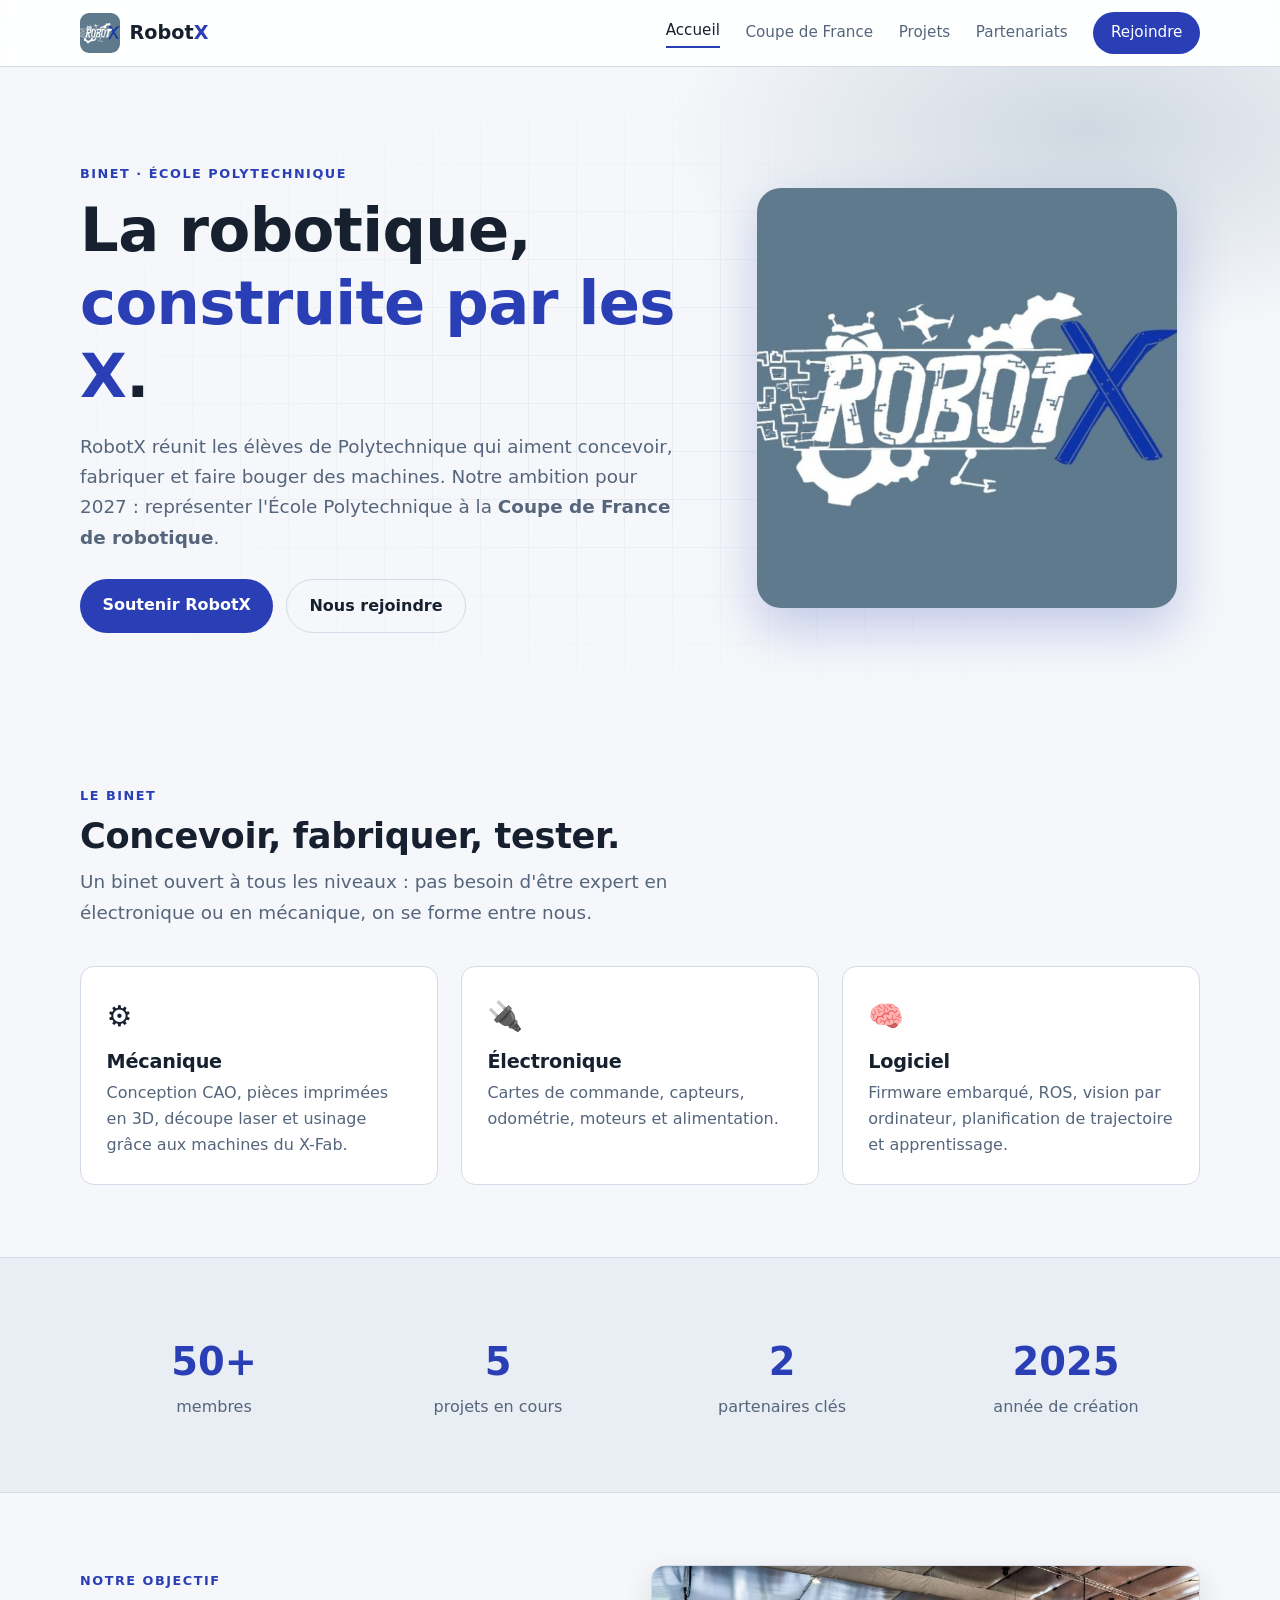
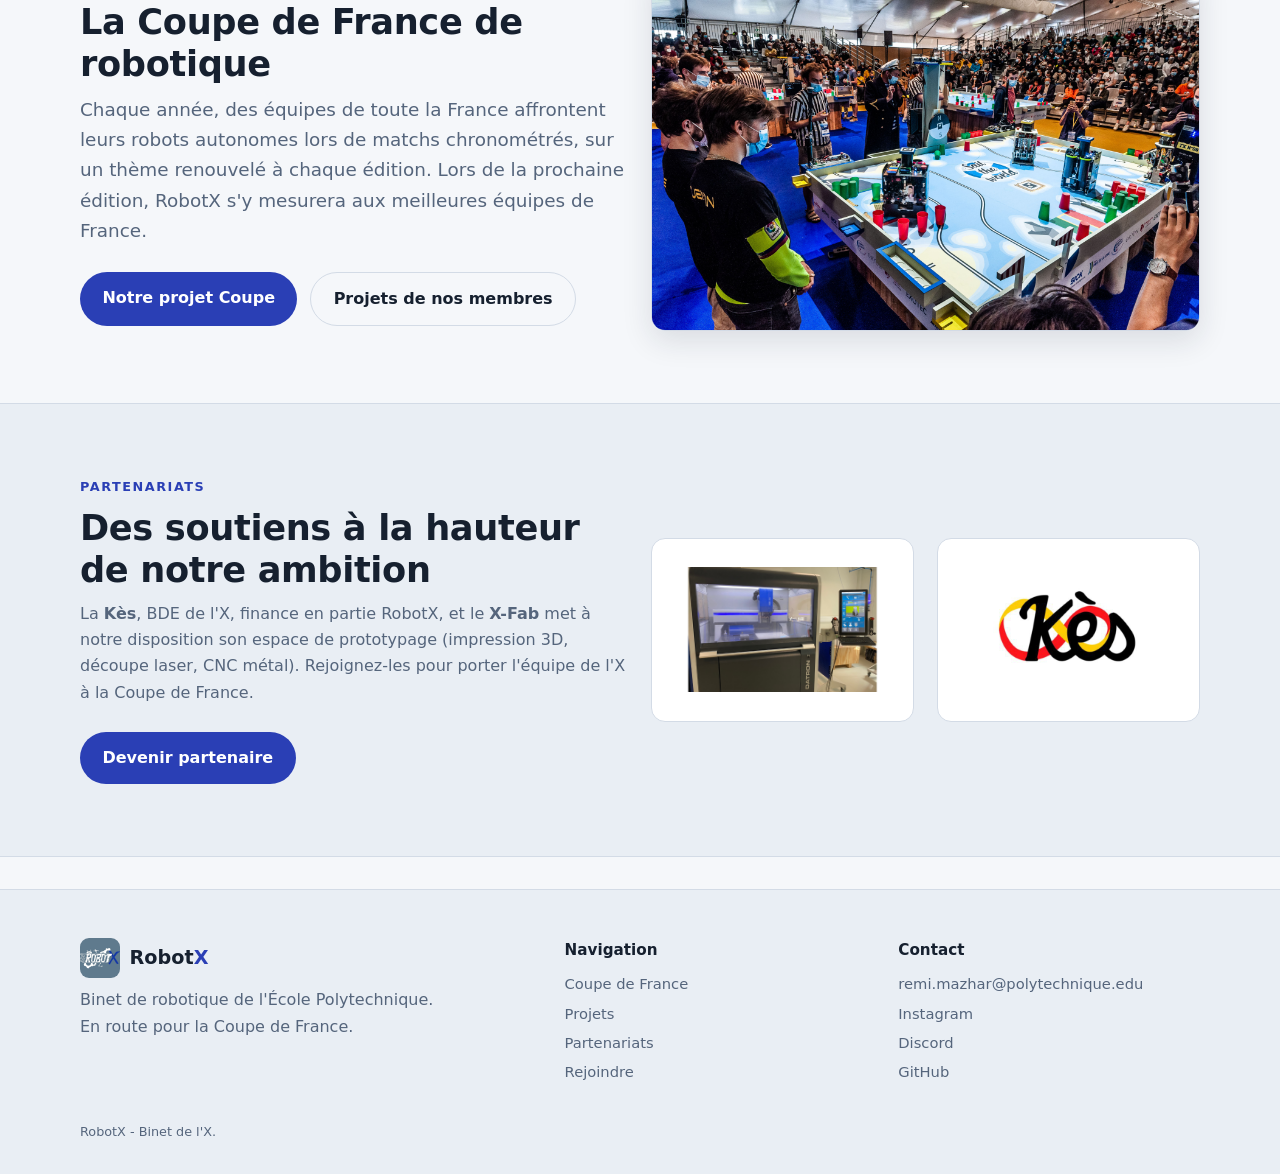
<file: index.html>
<!DOCTYPE html>
<html lang="fr">
<head>
<meta charset="utf-8">
<meta name="viewport" content="width=device-width, initial-scale=1">
<title>RobotX - Binet de robotique de l'École Polytechnique</title>
<meta name="description" content="RobotX, le binet robotique de l'École polytechnique : projets, ateliers et partenariats avec le X-Fab et la Kès.">
<link rel="icon" type="image/svg+xml" href="images/favicon.svg">
<link rel="stylesheet" href="style.css">
</head>
<body>
<header class="site"></header>

<main>
<section class="hero">
  <div class="wrap">
    <div>
      <span class="eyebrow">Binet · École Polytechnique</span>
      <h1>La robotique, <em>construite par les X</em>.</h1>
      <p class="lead">RobotX réunit les élèves de Polytechnique qui aiment concevoir, fabriquer et faire bouger des machines. Notre ambition pour 2027 : représenter l'École Polytechnique à la <b>Coupe de France de robotique</b>.</p>
      <div class="actions">
        <a class="btn" href="partenariats.html#soutenir">Soutenir RobotX</a>
        <a class="btn ghost" href="rejoindre.html">Nous rejoindre</a>
      </div>
    </div>
    <img class="hero-logo" src="images/logo_robotx.jpeg" alt="Logo RobotX">
  </div>
</section>

<section class="block">
  <div class="wrap">
    <div class="section-head reveal">
      <span class="eyebrow">Le binet</span>
      <h2>Concevoir, fabriquer, tester.</h2>
      <p class="lead">Un binet ouvert à tous les niveaux : pas besoin d'être expert en électronique ou en mécanique, on se forme entre nous.</p>
    </div>
    <div class="grid c3">
      <article class="card reveal"><div class="icon">⚙️</div><h3>Mécanique</h3><p>Conception CAO, pièces imprimées en 3D, découpe laser et usinage grâce aux machines du X-Fab.</p></article>
      <article class="card reveal"><div class="icon">🔌</div><h3>Électronique</h3><p>Cartes de commande, capteurs, odométrie, moteurs et alimentation.</p></article>
      <article class="card reveal"><div class="icon">🧠</div><h3>Logiciel</h3><p>Firmware embarqué, ROS, vision par ordinateur, planification de trajectoire et apprentissage.</p></article>
    </div>
  </div>
</section>

<section class="block alt">
  <div class="wrap">
    <div class="stats reveal">
      <div class="stat"><b>50+</b><p>membres</p></div>
      <div class="stat"><b>5</b><p>projets en cours</p></div>
      <div class="stat"><b>2</b><p>partenaires clés</p></div>
      <div class="stat"><b>2025</b><p>année de création</p></div>
    </div>
  </div>
</section>

<section class="block">
  <div class="wrap grid c2" style="align-items:center">
    <div class="reveal">
      <span class="eyebrow">Notre objectif</span>
      <h2>La Coupe de France de robotique</h2>
      <p class="lead">Chaque année, des équipes de toute la France affrontent leurs robots autonomes lors de matchs chronométrés, sur un thème renouvelé à chaque édition. Lors de la prochaine édition, RobotX s'y mesurera aux meilleures équipes de France.</p>
      <div class="actions"><a class="btn" href="coupe.html">Notre projet Coupe</a><a class="btn ghost" href="projets.html">Projets de nos membres</a></div>
    </div>
    <img class="media reveal" src="images/cdf_event.jpg" alt="Match de la Coupe de France de robotique devant le public" loading="lazy">
  </div>
</section>

<section class="block alt">
  <div class="wrap grid c2" style="align-items:center">
    <div class="reveal">
      <span class="eyebrow">Partenariats</span>
      <h2>Des soutiens à la hauteur de notre ambition</h2>
      <p>La <strong>Kès</strong>, BDE de l'X, finance en partie RobotX, et le <strong>X-Fab</strong> met à notre disposition son espace de prototypage (impression 3D, découpe laser, CNC métal). Rejoignez-les pour porter l'équipe de l'X à la Coupe de France.</p>
      <div class="actions"><a class="btn" href="partenariats.html#soutenir">Devenir partenaire</a></div>
    </div>
    <div class="grid c2 reveal">
      <div class="logo-tile"><img src="images/xfab.png" alt="Machine CNC du X-Fab"></div>
      <div class="logo-tile"><img src="images/logo_kes.jpg" alt="Logo de la Kès"></div>
    </div>
  </div>
</section>
</main>

<footer class="site"></footer>
<script src="site.js"></script>
<script src="layout.js"></script>
<script src="script.js"></script>
</body>
</html>
</file>
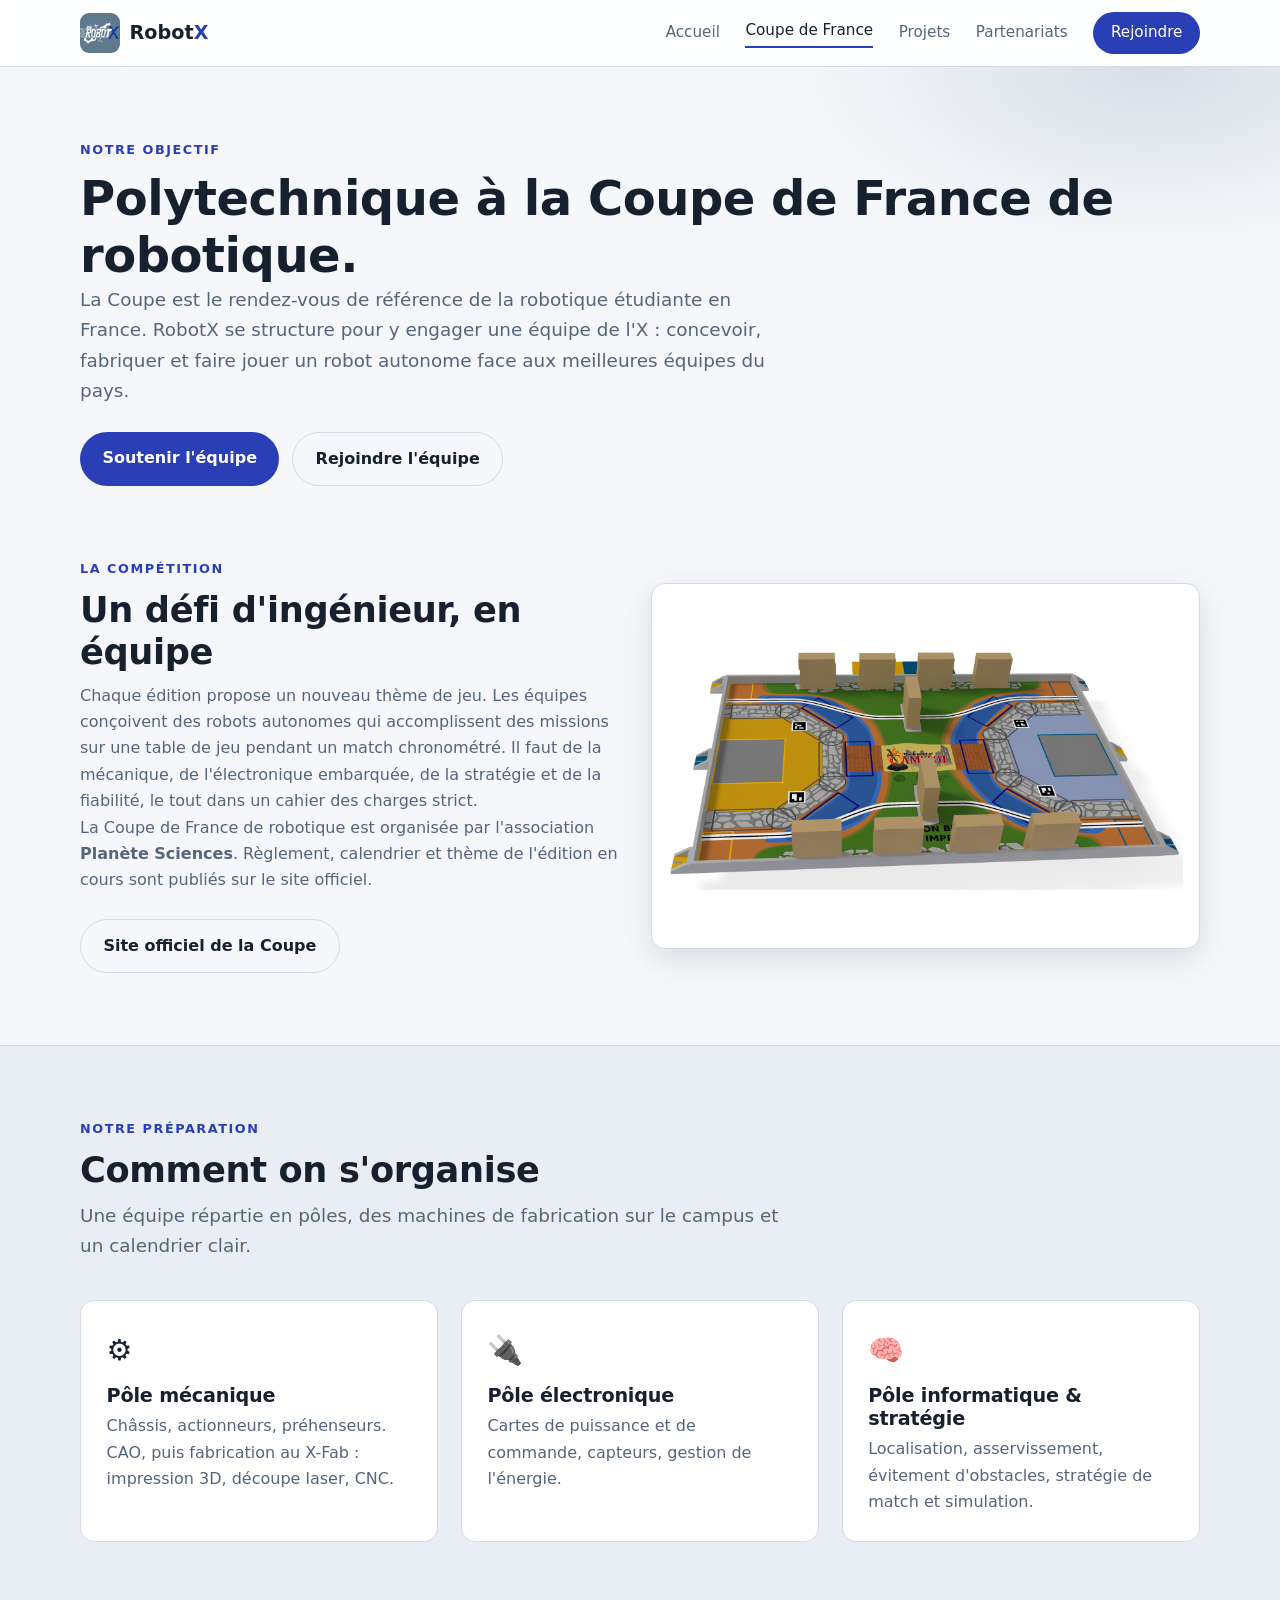
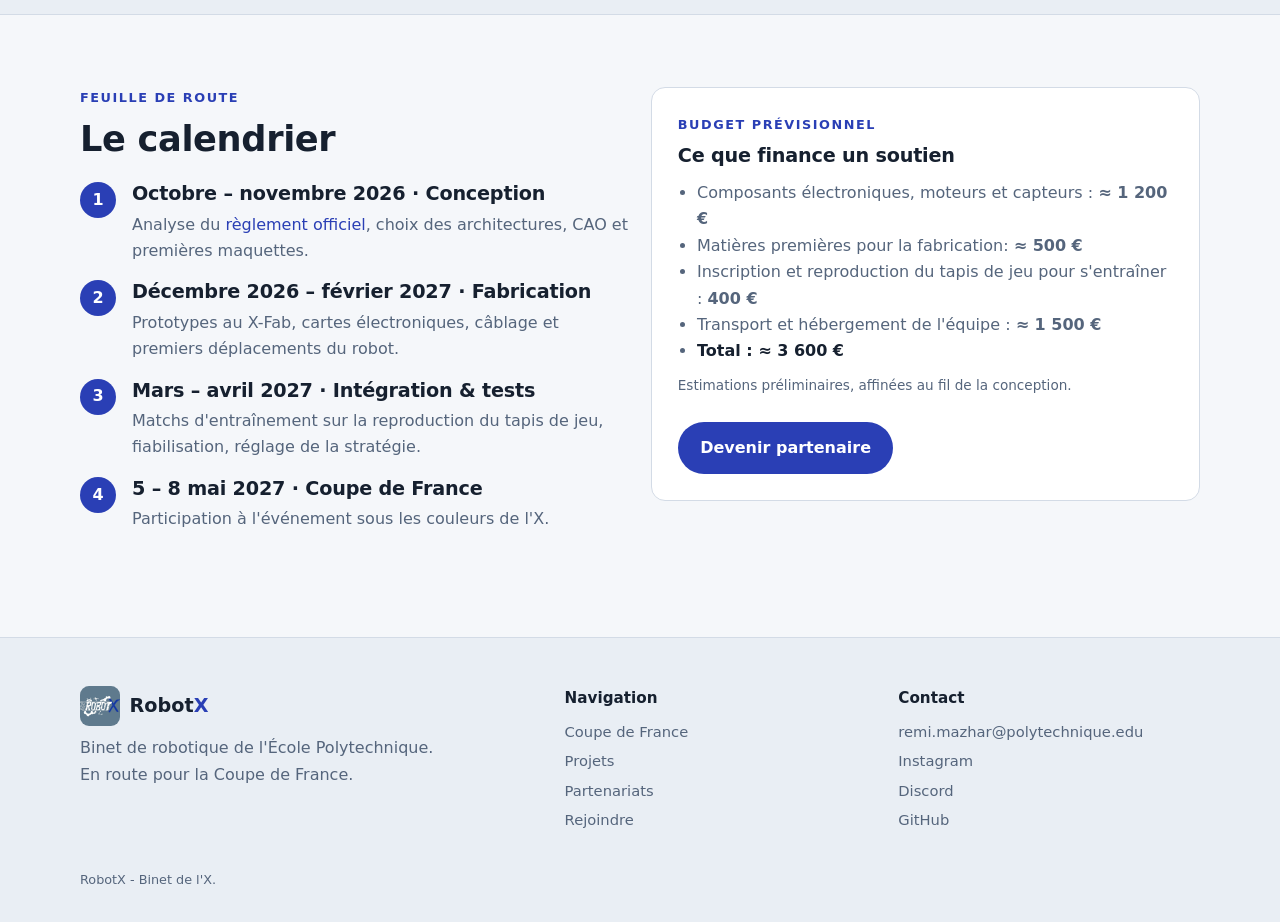
<file: coupe.html>
<!DOCTYPE html>
<html lang="fr">
<head>
<meta charset="utf-8">
<meta name="viewport" content="width=device-width, initial-scale=1">
<title>Coupe de France - RobotX</title>
<meta name="description" content="RobotX prépare la participation de l'École polytechnique à la Coupe de France de robotique.">
<link rel="icon" type="image/svg+xml" href="images/favicon.svg">
<link rel="stylesheet" href="style.css">
</head>
<body>
<header class="site"></header>

<main>
<section class="page-hero">
  <div class="wrap">
    <span class="eyebrow">Notre objectif</span>
    <h1>Polytechnique à la Coupe de France de robotique.</h1>
    <p class="lead">La Coupe est le rendez-vous de référence de la robotique étudiante en France. RobotX se structure pour y engager une équipe de l'X : concevoir, fabriquer et faire jouer un robot autonome face aux meilleures équipes du pays.</p>
    <div class="actions">
      <a class="btn" href="partenariats.html#soutenir">Soutenir l'équipe</a>
      <a class="btn ghost" href="rejoindre.html">Rejoindre l'équipe</a>
    </div>
  </div>
</section>

<section class="block" style="padding-top:2rem">
  <div class="wrap grid c2" style="align-items:center">
    <div class="reveal">
      <span class="eyebrow">La compétition</span>
      <h2>Un défi d'ingénieur, en équipe</h2>
      <p>Chaque édition propose un nouveau thème de jeu. Les équipes conçoivent des robots autonomes qui accomplissent des missions sur une table de jeu pendant un match chronométré. Il faut de la mécanique, de l'électronique embarquée, de la stratégie et de la fiabilité, le tout dans un cahier des charges strict.</p>
      <p>La Coupe de France de robotique est organisée par l'association <strong>Planète Sciences</strong>. Règlement, calendrier et thème de l'édition en cours sont publiés sur le site officiel.</p>
      <div class="actions"><a class="btn ghost" href="https://www.coupederobotique.fr/" target="_blank" rel="noopener">Site officiel de la Coupe</a></div>
    </div>
    <img class="media contain reveal" src="images/cdf_plateau.png" alt="Rendu 3D de la table de jeu de la Coupe de France de robotique" loading="lazy">
  </div>
</section>

<section class="block alt">
  <div class="wrap">
    <div class="section-head reveal">
      <span class="eyebrow">Notre préparation</span>
      <h2>Comment on s'organise</h2>
      <p class="lead">Une équipe répartie en pôles, des machines de fabrication sur le campus et un calendrier clair.</p>
    </div>
    <div class="grid c3">
      <article class="card reveal"><div class="icon">⚙️</div><h3>Pôle mécanique</h3><p>Châssis, actionneurs, préhenseurs. CAO, puis fabrication au X-Fab : impression 3D, découpe laser, CNC.</p></article>
      <article class="card reveal"><div class="icon">🔌</div><h3>Pôle électronique</h3><p>Cartes de puissance et de commande, capteurs, gestion de l'énergie.</p></article>
      <article class="card reveal"><div class="icon">🧠</div><h3>Pôle informatique &amp; stratégie</h3><p>Localisation, asservissement, évitement d'obstacles, stratégie de match et simulation.</p></article>
    </div>
  </div>
</section>

<section class="block">
  <div class="wrap grid c2" style="align-items:start">
    <div class="reveal">
      <span class="eyebrow">Feuille de route</span>
      <h2>Le calendrier</h2>
      <div class="steps" style="margin-top:1.4rem">
        <div class="step"><div><h3>Octobre – novembre 2026 · Conception</h3><p>Analyse du <a href="https://www.coupederobotique.fr/" target="_blank" rel="noopener" style="color:var(--accent)">règlement officiel</a>, choix des architectures, CAO et premières maquettes.</p></div></div>
        <div class="step"><div><h3>Décembre 2026 – février 2027 · Fabrication</h3><p>Prototypes au X-Fab, cartes électroniques, câblage et premiers déplacements du robot.</p></div></div>
        <div class="step"><div><h3>Mars – avril 2027 · Intégration &amp; tests</h3><p>Matchs d'entraînement sur la reproduction du tapis de jeu, fiabilisation, réglage de la stratégie.</p></div></div>
        <div class="step"><div><h3>5 – 8 mai 2027 · Coupe de France</h3><p>Participation à l'événement sous les couleurs de l'X.</p></div></div>
      </div>
    </div>
    <div class="card reveal">
      <span class="eyebrow">Budget prévisionnel</span>
      <h3>Ce que finance un soutien</h3>
      <ul style="margin:.8rem 0 0 1.2rem;color:var(--muted)">
        <li>Composants électroniques, moteurs et capteurs : <strong>≈ 1 200 €</strong></li>
        <li>Matières premières pour la fabrication: <strong>≈ 500 €</strong></li>
        <li>Inscription et reproduction du tapis de jeu pour s'entraîner : <strong>400 €</strong></li>
        <li>Transport et hébergement de l'équipe : <strong>≈ 1 500 €</strong></li>
        <li><strong style="color:var(--text)">Total : ≈ 3 600 €</strong></li>
      </ul>
      <p style="font-size:.85rem;margin-top:.6rem">Estimations préliminaires, affinées au fil de la conception.</p>
      <div class="actions"><a class="btn" href="partenariats.html#soutenir">Devenir partenaire</a></div>
    </div>
  </div>
</section>
</main>

<footer class="site"></footer>
<script src="site.js"></script>
<script src="layout.js"></script>
<script src="script.js"></script>
</body>
</html>
</file>
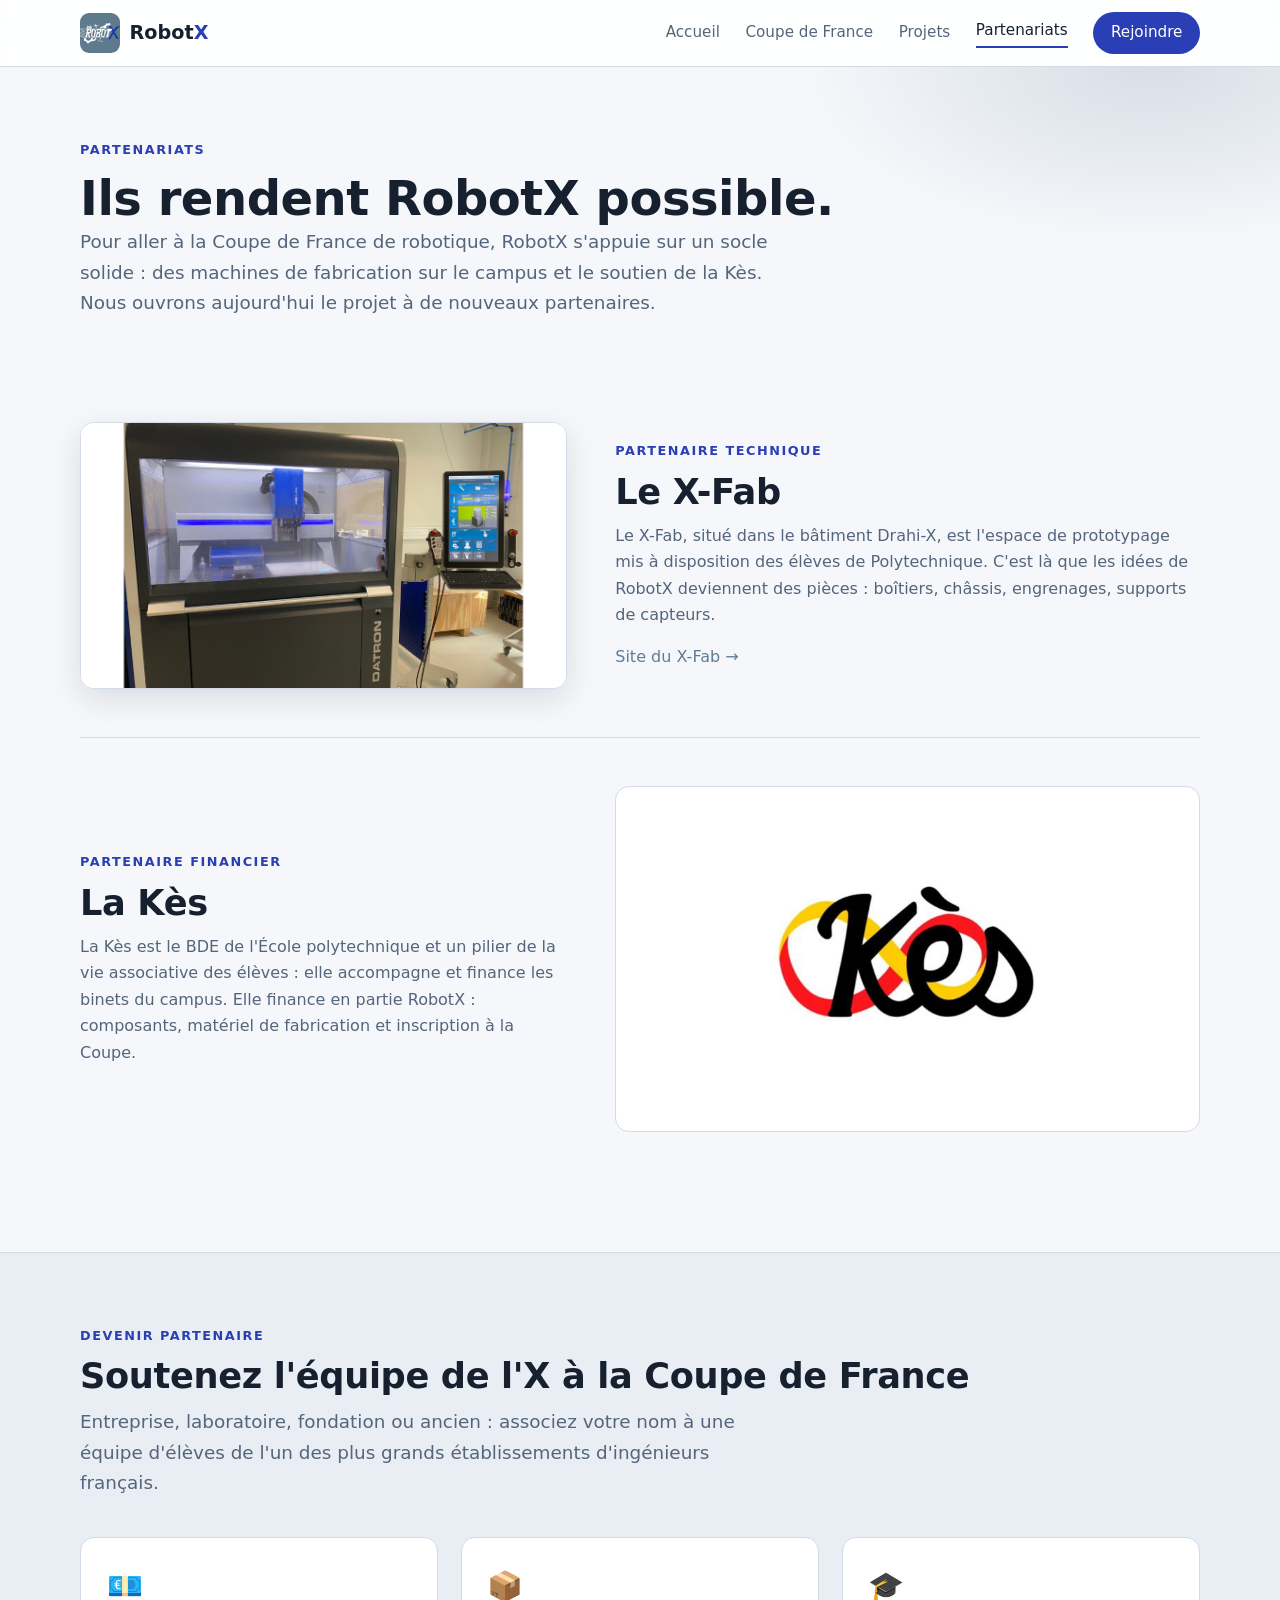
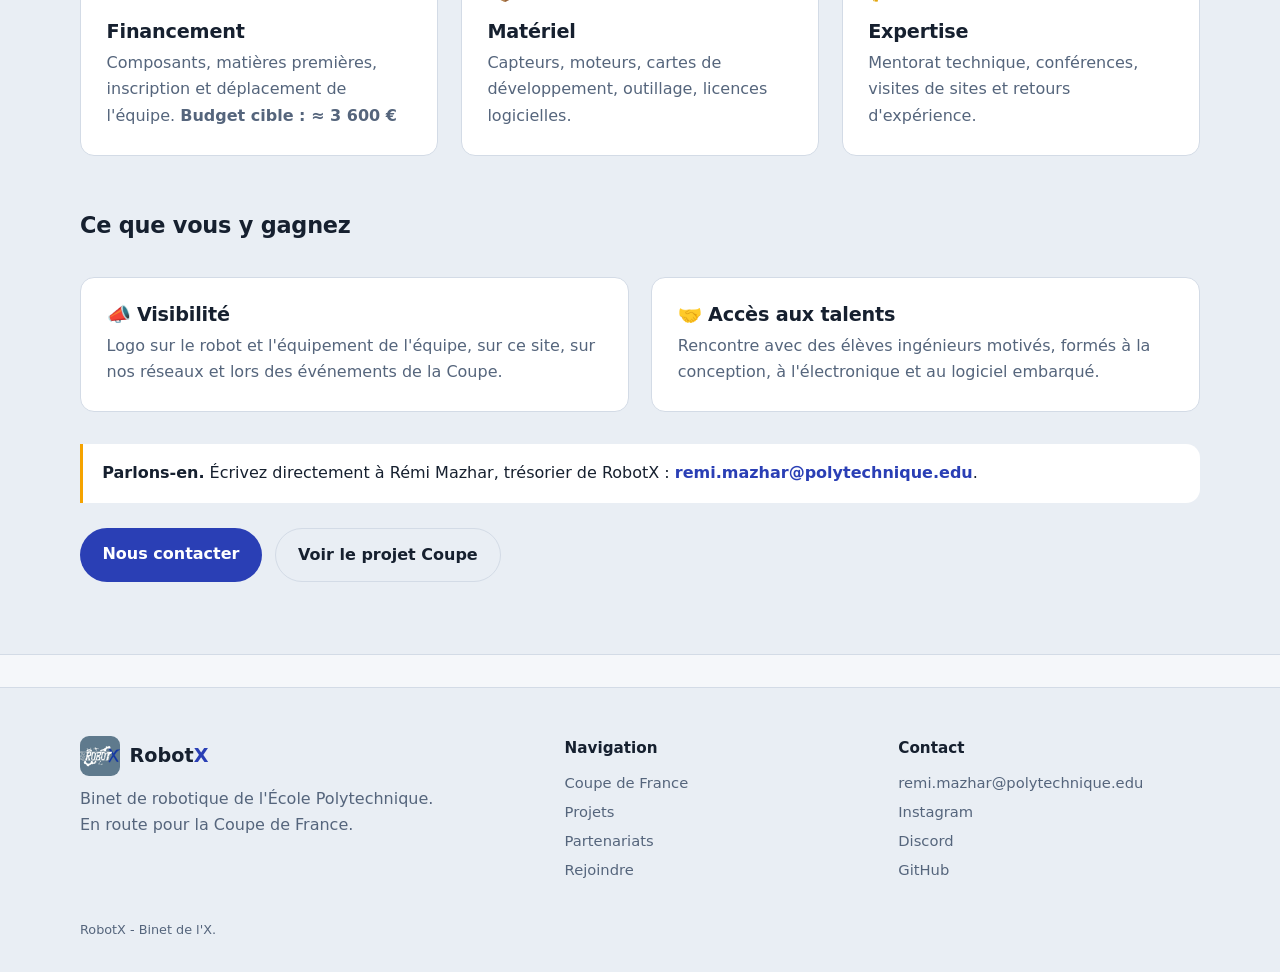
<file: partenariats.html>
<!DOCTYPE html>
<html lang="fr">
<head>
<meta charset="utf-8">
<meta name="viewport" content="width=device-width, initial-scale=1">
<title>Partenariats - RobotX</title>
<meta name="description" content="Les partenaires de RobotX : le X-Fab, espace de prototypage de l'X, et la Kès, BDE de l'École polytechnique.">
<link rel="icon" type="image/svg+xml" href="images/favicon.svg">
<link rel="stylesheet" href="style.css">
</head>
<body>
<header class="site"></header>

<main>
<section class="page-hero">
  <div class="wrap">
    <span class="eyebrow">Partenariats</span>
    <h1>Ils rendent RobotX possible.</h1>
    <p class="lead">Pour aller à la Coupe de France de robotique, RobotX s'appuie sur un socle solide : des machines de fabrication sur le campus et le soutien de la Kès. Nous ouvrons aujourd'hui le projet à de nouveaux partenaires.</p>
  </div>
</section>

<section class="block" style="padding-top:1rem">
  <div class="wrap">

    <!-- X-Fab -->
    <article class="partner reveal" id="xfab">
      <div class="visual">
        <img class="photo" src="images/xfab.png" alt="Machine CNC du X-Fab">
      </div>
      <div>
        <span class="eyebrow">Partenaire technique</span>
        <h2>Le X-Fab</h2>
        <p>Le X-Fab, situé dans le bâtiment Drahi-X, est l'espace de prototypage mis à disposition des élèves de Polytechnique. C'est là que les idées de RobotX deviennent des pièces : boîtiers, châssis, engrenages, supports de capteurs.</p>
        <p style="margin-top:1rem"><a href="https://www.polytechnique.edu/novationcenter/prototypage" target="_blank" rel="noopener" style="color:var(--accent-2)">Site du X-Fab →</a></p>
      </div>
    </article>

    <!-- Kès -->
    <article class="partner rev reveal" id="kes">
      <div class="visual">
        <div class="logo-tile big"><img src="images/logo_kes.jpg" alt="Logo de la Kès"></div>
      </div>
      <div>
        <span class="eyebrow">Partenaire financier</span>
        <h2>La Kès</h2>
        <p>La Kès est le BDE de l'École polytechnique et un pilier de la vie associative des élèves : elle accompagne et finance les binets du campus. Elle finance en partie RobotX : composants, matériel de fabrication et inscription à la Coupe.</p>
      </div>
    </article>
  </div>
</section>

<section class="block alt" id="soutenir">
  <div class="wrap">
    <div class="section-head reveal">
      <span class="eyebrow">Devenir partenaire</span>
      <h2>Soutenez l'équipe de l'X à la Coupe de France</h2>
      <p class="lead">Entreprise, laboratoire, fondation ou ancien : associez votre nom à une équipe d'élèves de l'un des plus grands établissements d'ingénieurs français.</p>
    </div>
    <div class="grid c3">
      <div class="card reveal"><div class="icon">💶</div><h3>Financement</h3><p>Composants, matières premières, inscription et déplacement de l'équipe. <strong>Budget cible : ≈ 3 600 €</strong></p></div>
      <div class="card reveal"><div class="icon">📦</div><h3>Matériel</h3><p>Capteurs, moteurs, cartes de développement, outillage, licences logicielles.</p></div>
      <div class="card reveal"><div class="icon">🎓</div><h3>Expertise</h3><p>Mentorat technique, conférences, visites de sites et retours d'expérience.</p></div>
    </div>

    <div class="section-head reveal" style="margin-top:3.5rem">
      <h3 style="font-size:1.4rem">Ce que vous y gagnez</h3>
    </div>
    <div class="grid c2">
      <div class="card reveal"><h3>📣 Visibilité</h3><p>Logo sur le robot et l'équipement de l'équipe, sur ce site, sur nos réseaux et lors des événements de la Coupe.</p></div>
      <div class="card reveal"><h3>🤝 Accès aux talents</h3><p>Rencontre avec des élèves ingénieurs motivés, formés à la conception, à l'électronique et au logiciel embarqué.</p></div>    </div>

    <div class="callout reveal" style="margin-top:2rem">
      <strong>Parlons-en.</strong> Écrivez directement à Rémi Mazhar, trésorier de RobotX : <a data-email style="color:var(--accent);font-weight:600"></a>.
    </div>
    <div class="actions"><a class="btn" data-email>Nous contacter</a><a class="btn ghost" href="coupe.html">Voir le projet Coupe</a></div>
  </div>
</section>
</main>

<footer class="site"></footer>
<script src="site.js"></script>
<script src="layout.js"></script>
<script src="script.js"></script>
</body>
</html>
</file>
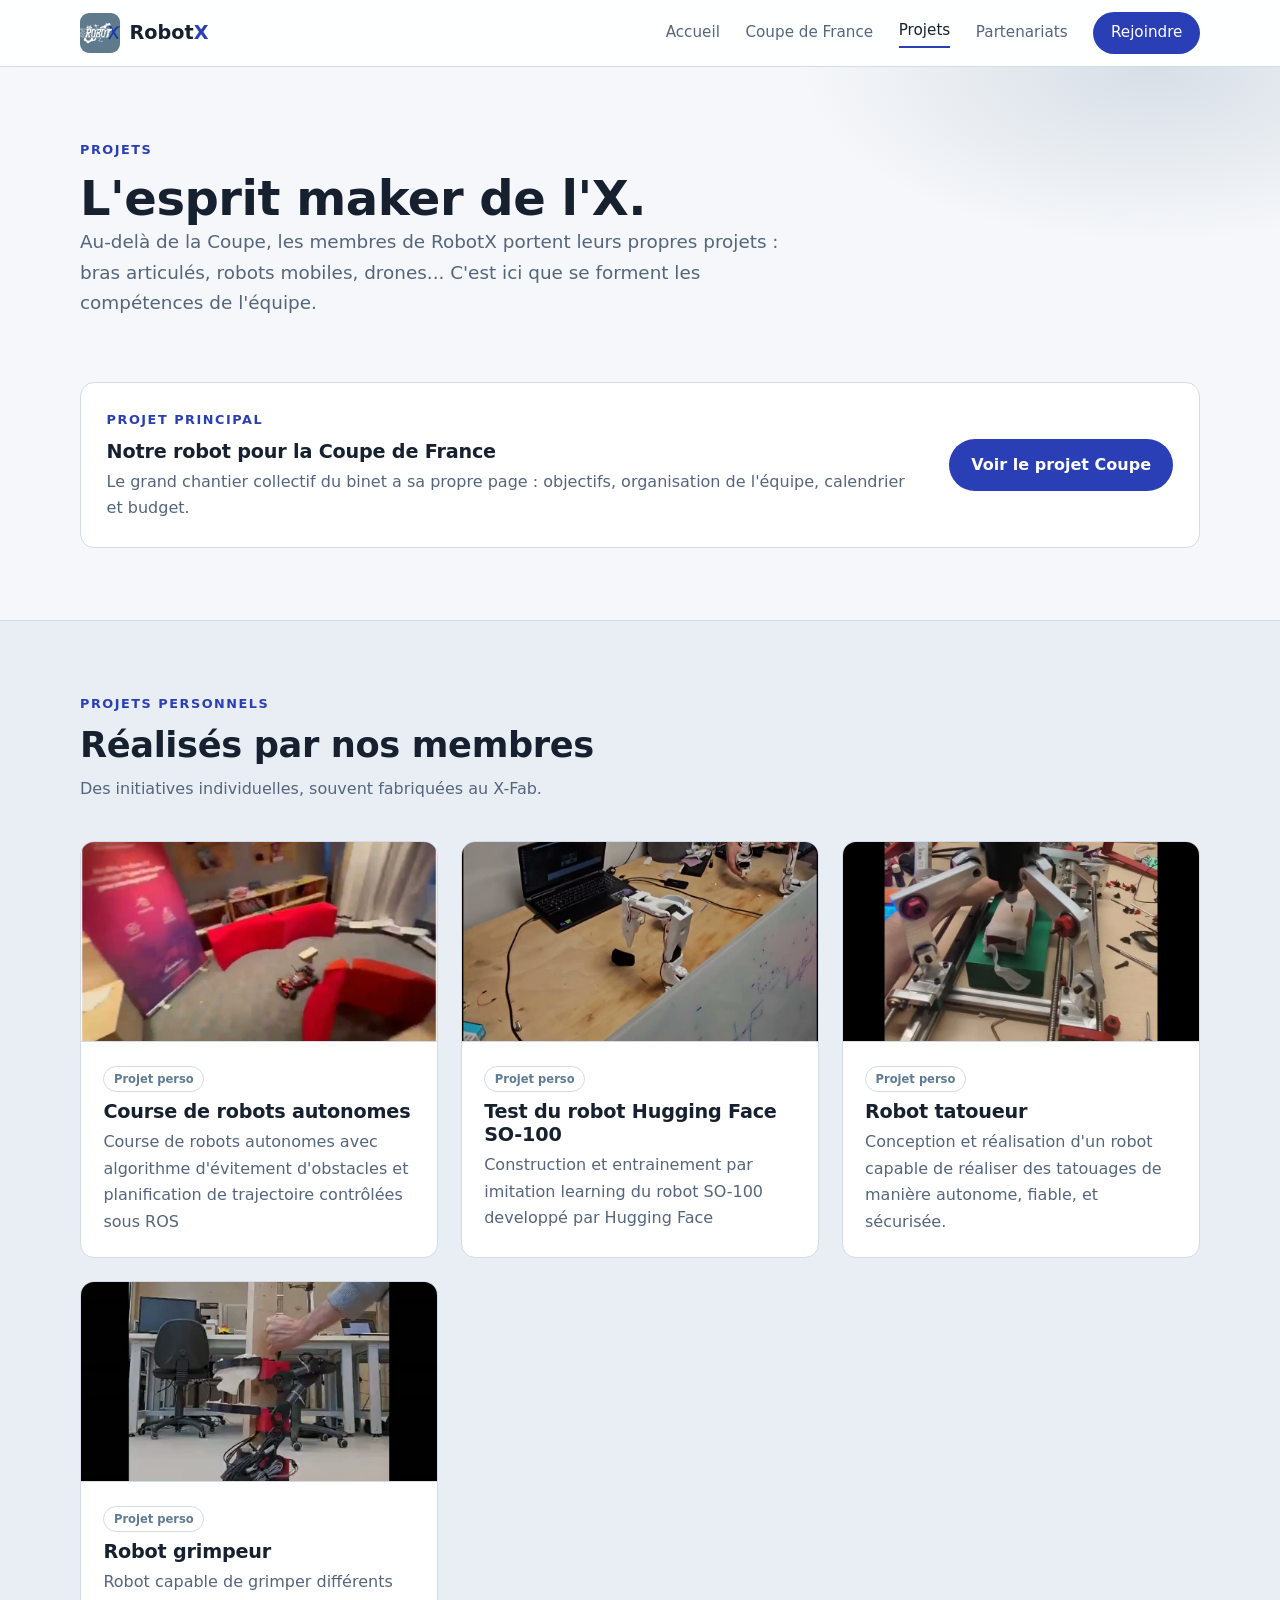
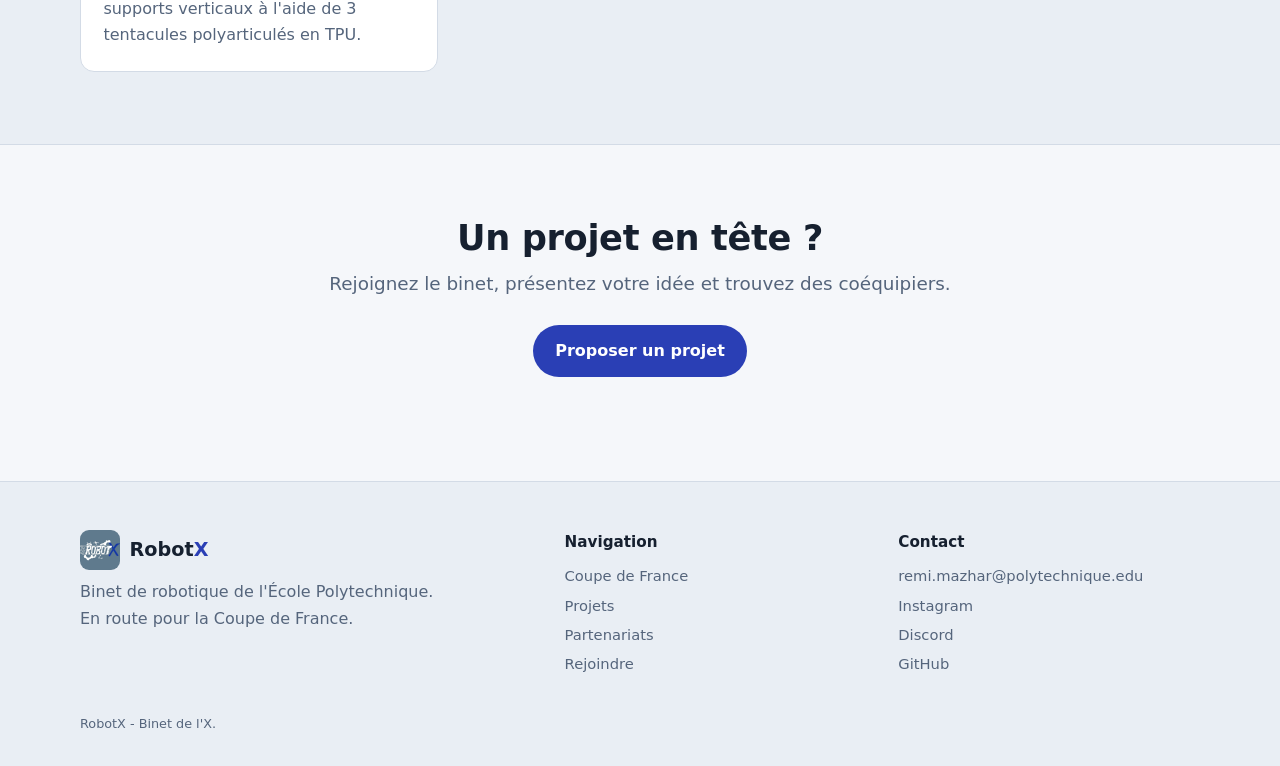
<file: projets.html>
<!DOCTYPE html>
<html lang="fr">
<head>
<meta charset="utf-8">
<meta name="viewport" content="width=device-width, initial-scale=1">
<title>Projets - RobotX</title>
<meta name="description" content="Les projets de RobotX et les projets personnels de ses membres.">
<link rel="icon" type="image/svg+xml" href="images/favicon.svg">
<link rel="stylesheet" href="style.css">
</head>
<body>
<header class="site"></header>

<main>
<section class="page-hero">
  <div class="wrap">
    <span class="eyebrow">Projets</span>
    <h1>L'esprit maker de l'X.</h1>
    <p class="lead">Au-delà de la Coupe, les membres de RobotX portent leurs propres projets : bras articulés, robots mobiles, drones... C'est ici que se forment les compétences de l'équipe.</p>
  </div>
</section>

<section class="block" style="padding-top:1.5rem">
  <div class="wrap">
    <div class="card reveal" style="display:flex;gap:1.5rem;align-items:center;justify-content:space-between;flex-wrap:wrap">
      <div style="flex:1 1 320px">
        <span class="eyebrow">Projet principal</span>
        <h3>Notre robot pour la Coupe de France</h3>
        <p>Le grand chantier collectif du binet a sa propre page : objectifs, organisation de l'équipe, calendrier et budget.</p>
      </div>
      <a class="btn" href="coupe.html">Voir le projet Coupe</a>
    </div>
  </div>
</section>

<section class="block alt">
  <div class="wrap">
    <div class="section-head reveal">
      <span class="eyebrow">Projets personnels</span>
      <h2>Réalisés par nos membres</h2>
      <p>Des initiatives individuelles, souvent fabriquées au X-Fab.</p>
    </div>
    <div class="grid c3">
      <article class="card project reveal">
        <video src="images/course.mp4" poster="images/course_poster.jpg" autoplay muted loop playsinline preload="metadata" aria-label="Course de robots autonomes"></video>
        <div class="body"><span class="tag">Projet perso</span><h3>Course de robots autonomes</h3><p>Course de robots autonomes avec algorithme d'évitement d'obstacles et planification de trajectoire contrôlées sous ROS</p></div>
      </article>
      <article class="card project reveal">
        <video src="images/so100.mp4" poster="images/so100_poster.jpg" autoplay muted loop playsinline preload="metadata" aria-label="Robot Hugging Face SO-100"></video>
        <div class="body"><span class="tag">Projet perso</span><h3>Test du robot Hugging Face SO-100</h3><p>Construction et entrainement par imitation learning du robot SO-100 developpé par Hugging Face</p></div>
      </article>
      <article class="card project reveal">
        <video src="images/tatoueur.mp4" poster="images/tatoueur_poster.jpg" autoplay muted loop playsinline preload="metadata" aria-label="Robot tatoueur"></video>
        <div class="body"><span class="tag">Projet perso</span><h3>Robot tatoueur</h3><p>Conception et réalisation d'un robot capable de réaliser des tatouages de manière autonome, fiable, et sécurisée.</p></div>
      </article>
      <article class="card project reveal">
        <video src="images/grimpeur.mp4" poster="images/grimpeur_poster.jpg" autoplay muted loop playsinline preload="metadata" aria-label="Robot grimpeur"></video>
        <div class="body"><span class="tag">Projet perso</span><h3>Robot grimpeur</h3><p>Robot capable de grimper différents supports verticaux à l'aide de 3 tentacules polyarticulés en TPU.</p></div>
      </article>
    </div>
  </div>
</section>

<section class="block">
  <div class="wrap reveal" style="text-align:center">
    <h2>Un projet en tête ?</h2>
    <p class="lead" style="margin-inline:auto">Rejoignez le binet, présentez votre idée et trouvez des coéquipiers.</p>
    <div class="actions" style="justify-content:center"><a class="btn" href="rejoindre.html">Proposer un projet</a></div>
  </div>
</section>
</main>

<footer class="site"></footer>
<script src="site.js"></script>
<script src="layout.js"></script>
<script src="script.js"></script>
</body>
</html>
</file>
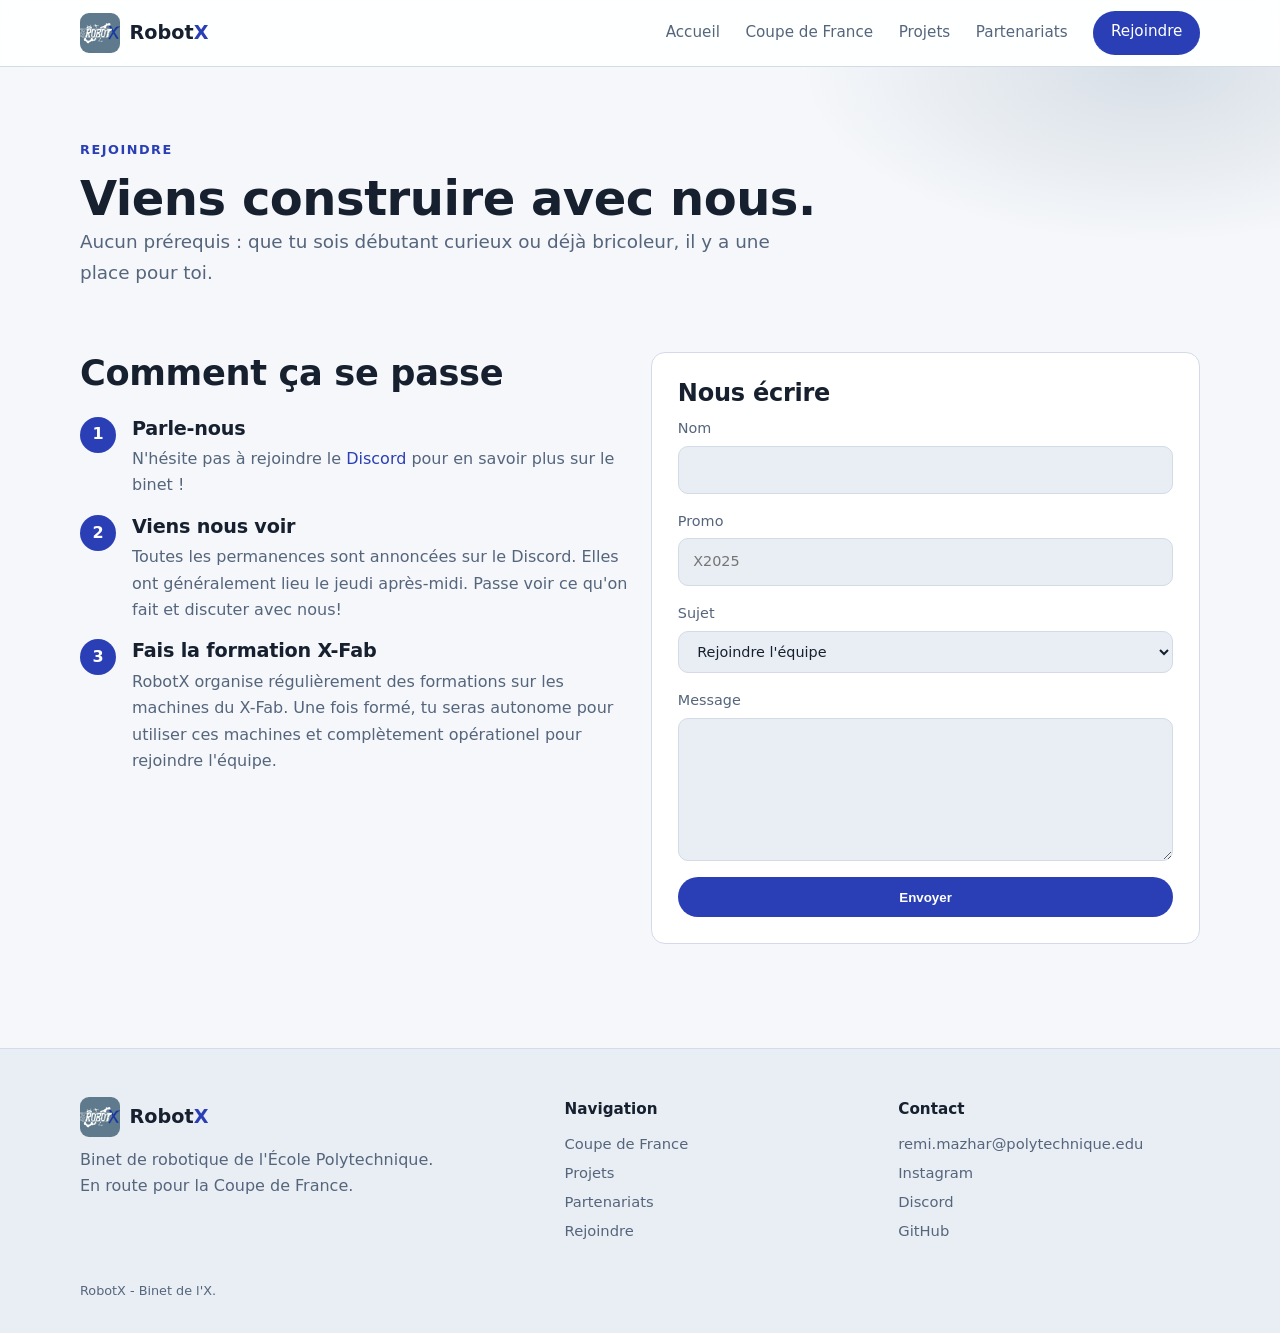
<file: rejoindre.html>
<!DOCTYPE html>
<html lang="fr">
<head>
<meta charset="utf-8">
<meta name="viewport" content="width=device-width, initial-scale=1">
<title>Rejoindre - RobotX</title>
<meta name="description" content="Rejoindre RobotX ou contacter le binet de robotique de Polytechnique.">
<link rel="icon" type="image/svg+xml" href="images/favicon.svg">
<link rel="stylesheet" href="style.css">
</head>
<body>
<header class="site"></header>

<main>
<section class="page-hero">
  <div class="wrap">
    <span class="eyebrow">Rejoindre</span>
    <h1>Viens construire avec nous.</h1>
    <p class="lead">Aucun prérequis : que tu sois débutant curieux ou déjà bricoleur, il y a une place pour toi.</p>
  </div>
</section>

<section class="block" style="padding-top:1.5rem">
  <div class="wrap grid c2" style="align-items:start">
    <div class="reveal">
      <h2>Comment ça se passe</h2>
      <div class="steps" style="margin-top:1.4rem">
        <div class="step"><div><h3>Parle-nous</h3><p>N'hésite pas à rejoindre le <a href="https://discord.gg/CgmNp7vnd" target="_blank" rel="noopener" style="color:var(--accent)">Discord</a> pour en savoir plus sur le binet !</p></div></div>
        <div class="step"><div><h3>Viens nous voir</h3><p>Toutes les permanences sont annoncées sur le Discord. Elles ont généralement lieu le jeudi après-midi. Passe voir ce qu'on fait et discuter avec nous!</p></div></div>
        <div class="step"><div><h3>Fais la formation X-Fab</h3><p>RobotX organise régulièrement des formations sur les machines du X-Fab. Une fois formé, tu seras autonome pour utiliser ces machines et complètement opérationel pour rejoindre l'équipe.</p></div></div>
      </div>
    </div>
    <div class="card reveal" id="contact">
      <h2 style="font-size:1.5rem">Nous écrire</h2>
      <form id="contact-form">
        <label>Nom<input name="nom" required></label>
        <label>Promo<input name="promo" placeholder="X2025" required></label>
        <label>Sujet
          <select name="sujet">
            <option>Rejoindre l'équipe</option>
            <option>Sponsoring / partenariat</option>
            <option>Autre question</option>
          </select>
        </label>
        <label>Message<textarea name="message" rows="5" required></textarea></label>
        <button class="btn" type="submit" style="border:0;cursor:pointer">Envoyer</button>
      </form>
    </div>
  </div>
</section>
</main>

<footer class="site"></footer>
<script src="site.js"></script>
<script src="layout.js"></script>
<script src="script.js"></script>
</body>
</html>
</file>
<file: style.css>
:root {
  --bg: #f5f7fa;
  --bg-2: #e9eef4;
  --card: #ffffff;
  --line: #d3dbe6;
  --text: #16202f;
  --muted: #55657c;
  --accent: #2a3fb5;
  --accent-2: #5f7c96;
  --pop: #f5a300;
  --radius: 14px;
  --maxw: 1120px;
}
* { box-sizing: border-box; margin: 0; padding: 0; }
html { scroll-behavior: smooth; }
body {
  font-family: system-ui, -apple-system, "Segoe UI", Roboto, sans-serif;
  background: var(--bg);
  color: var(--text);
  line-height: 1.65;
}
a { color: inherit; text-decoration: none; }
img { max-width: 100%; display: block; }
.wrap { width: min(var(--maxw), 100% - 2.5rem); margin-inline: auto; }
h1, h2, h3 { line-height: 1.2; letter-spacing: -0.01em; }
h1 { font-size: clamp(2.2rem, 5vw, 3.8rem); }
h2 { font-size: clamp(1.6rem, 3vw, 2.2rem); margin-bottom: .6rem; }
h3 { font-size: 1.2rem; margin-bottom: .4rem; }
p { color: var(--muted); }
.eyebrow { color: var(--accent); font-weight: 600; letter-spacing: .12em; text-transform: uppercase; font-size: .8rem; margin-bottom: .6rem; display: block; }
.lead { font-size: 1.15rem; max-width: 60ch; }

/* Header */
header.site {
  position: sticky; top: 0; z-index: 50;
  background: rgba(255,255,255,.9); backdrop-filter: blur(10px);
  border-bottom: 1px solid var(--line);
}
header.site .wrap { display: flex; align-items: center; justify-content: space-between; height: 66px; }
.brand { display: flex; align-items: center; gap: .6rem; font-weight: 800; font-size: 1.2rem; }
.brand img { width: 40px; height: 40px; border-radius: 9px; }
.brand span b { color: var(--accent); }
nav.main { display: flex; gap: 1.6rem; align-items: center; }
nav.main a { color: var(--muted); font-weight: 500; font-size: .95rem; transition: color .15s; }
nav.main a:hover, nav.main a[aria-current="page"] { color: var(--text); }
nav.main a[aria-current="page"] { border-bottom: 2px solid var(--accent); padding-bottom: 3px; }
.burger { display: none; background: none; border: 1px solid var(--line); color: var(--text); border-radius: 8px; padding: .35rem .6rem; font-size: 1.2rem; cursor: pointer; }

/* Buttons */
.btn {
  display: inline-block; padding: .8rem 1.4rem; border-radius: 999px; font-weight: 600;
  background: var(--accent); color: #fff; transition: transform .15s, box-shadow .15s;
}
.btn:hover { transform: translateY(-2px); box-shadow: 0 8px 24px rgba(42,63,181,.35); }
.btn.ghost { background: transparent; color: var(--text); border: 1px solid var(--line); }
.btn.ghost:hover { border-color: var(--accent); box-shadow: none; }
.actions { display: flex; gap: .8rem; flex-wrap: wrap; margin-top: 1.6rem; }

/* Hero */
.hero {
  position: relative; overflow: hidden; padding: 6rem 0 5rem;
  background:
    radial-gradient(600px 300px at 85% 10%, rgba(95,124,150,.25), transparent 70%);
}
.hero::before {
  content: ""; position: absolute; inset: 0; opacity: .35;
  background-image: linear-gradient(var(--line) 1px, transparent 1px), linear-gradient(90deg, var(--line) 1px, transparent 1px);
  background-size: 48px 48px;
  mask-image: radial-gradient(ellipse at center, #000 20%, transparent 75%);
}
.hero .wrap { position: relative; display: grid; grid-template-columns: 1.3fr 1fr; gap: 3rem; align-items: center; }
.hero h1 em { font-style: normal; color: var(--accent); }
.hero p.lead { margin-top: 1.2rem; }
.page-hero { padding: 4.5rem 0 2.5rem; background: radial-gradient(500px 250px at 90% 0, rgba(95,124,150,.2), transparent 70%); }
.page-hero h1 { font-size: clamp(2rem, 4vw, 3rem); }

/* Placeholders */
.ph {
  display: grid; place-items: center; text-align: center; color: var(--muted);
  font-size: .85rem; font-family: ui-monospace, Consolas, monospace;
  border: 1px dashed var(--line); border-radius: var(--radius);
  background: repeating-linear-gradient(45deg, var(--bg-2), var(--bg-2) 12px, var(--card) 12px, var(--card) 24px);
  min-height: 200px; padding: 1rem;
}
.ph.tall { min-height: 340px; }
.ph.logo { min-height: 90px; width: 180px; }

/* Sections */
section.block { padding: 4.5rem 0; }
section.alt { background: var(--bg-2); border-block: 1px solid var(--line); }
.section-head { margin-bottom: 2.4rem; }
.grid { display: grid; gap: 1.4rem; }
.grid.c3 { grid-template-columns: repeat(3, 1fr); }
.grid.c2 { grid-template-columns: repeat(2, 1fr); }
.grid.c4 { grid-template-columns: repeat(4, 1fr); }
.card {
  background: var(--card); border: 1px solid var(--line); border-radius: var(--radius);
  padding: 1.6rem; transition: transform .2s, border-color .2s;
}
.card:hover { transform: translateY(-4px); border-color: var(--accent); }
.card .icon { font-size: 1.8rem; margin-bottom: .6rem; }
.card.project { padding: 0; overflow: hidden; }
.card.project .ph { border: 0; border-radius: 0; border-bottom: 1px dashed var(--line); }
.card.project .body { padding: 1.4rem; }
.tag {
  display: inline-block; font-size: .72rem; font-weight: 600; padding: .15rem .6rem; border-radius: 999px;
  border: 1px solid var(--line); background: #fff; color: var(--accent-2); margin: 0 .3rem .5rem 0;
}
.tag.warm { color: #a86b00; border-color: var(--pop); background: #fff6df; }

/* Stats */
.stats { display: grid; grid-template-columns: repeat(4, 1fr); gap: 1rem; text-align: center; }
.stat b { display: block; font-size: 2.4rem; color: var(--accent); }

/* Partners */
.partner { display: grid; grid-template-columns: 1fr 1.2fr; gap: 3rem; align-items: center; padding: 3rem 0; }
.partner + .partner { border-top: 1px solid var(--line); }
.partner.rev .visual { order: 2; }
.partner ul { margin: 1rem 0 0 1.2rem; color: var(--muted); }
.partner li { margin-bottom: .4rem; }
.partner li::marker { color: var(--pop); }
.callout {
  border-left: 3px solid var(--pop); background: var(--card);
  padding: 1rem 1.2rem; border-radius: 0 var(--radius) var(--radius) 0; margin-top: 1.2rem;
}
.machines { display: grid; grid-template-columns: repeat(2, 1fr); gap: .8rem; margin-top: 1.2rem; }
.machine { background: var(--card); border: 1px solid var(--line); border-radius: 10px; padding: .8rem 1rem; font-size: .92rem; }
.machine b { display: block; color: var(--text); }
.machine span { color: var(--muted); }

/* Timeline */
.steps { counter-reset: s; display: grid; gap: 1rem; }
.step { display: flex; gap: 1rem; align-items: flex-start; }
.step::before {
  counter-increment: s; content: counter(s); flex: none;
  width: 36px; height: 36px; border-radius: 50%; display: grid; place-items: center;
  background: var(--accent); color: #fff; font-weight: 800;
}

/* Form */
form { display: grid; gap: 1rem; }
label { font-size: .9rem; color: var(--muted); display: grid; gap: .3rem; }
input, textarea, select {
  font: inherit; color: var(--text); background: var(--bg-2);
  border: 1px solid var(--line); border-radius: 10px; padding: .7rem .9rem;
}
input:focus, textarea:focus, select:focus { outline: 2px solid var(--accent); border-color: transparent; }

/* Footer */
footer.site { border-top: 1px solid var(--line); padding: 3rem 0 2rem; background: var(--bg-2); margin-top: 2rem; }
footer.site .cols { display: grid; grid-template-columns: 1.5fr 1fr 1fr; gap: 2rem; }
footer.site h4 { margin-bottom: .6rem; font-size: .95rem; }
footer.site a { display: block; color: var(--muted); font-size: .92rem; margin-bottom: .3rem; }
footer.site a:hover { color: var(--accent); }
footer.site .legal { margin-top: 2rem; font-size: .8rem; color: var(--muted); }

/* Reveal */
.reveal { opacity: 0; transform: translateY(18px); transition: opacity .6s, transform .6s; }
.reveal.in { opacity: 1; transform: none; }
@media (prefers-reduced-motion: reduce) { .reveal { opacity: 1; transform: none; transition: none; } html { scroll-behavior: auto; } }

@media (max-width: 860px) {
  .hero .wrap, .partner, .grid.c2, footer.site .cols { grid-template-columns: 1fr; }
  .grid.c3, .grid.c4, .stats { grid-template-columns: repeat(2, 1fr); }
  .partner.rev .visual { order: 0; }
  .burger { display: block; }
  nav.main {
    display: none; position: absolute; top: 66px; left: 0; right: 0; flex-direction: column;
    background: #fff; padding: 1.2rem; border-bottom: 1px solid var(--line); gap: 1rem;
  }
  nav.main.open { display: flex; }
}
@media (max-width: 540px) {
  .grid.c3, .grid.c4, .stats, .machines { grid-template-columns: 1fr; }
}

/* Images */
.hero-logo { border-radius: 24px; box-shadow: 0 20px 50px rgba(42,63,181,.25); width: min(100%, 420px); margin-inline: auto; }
.photo { width: 100%; border-radius: var(--radius); border: 1px solid var(--line); box-shadow: 0 10px 30px rgba(22,32,47,.12); }
.logo-tile { background: #fff; border: 1px solid var(--line); border-radius: var(--radius); display: grid; place-items: center; padding: 1rem; }
.logo-tile img { max-height: 150px; width: auto; object-fit: contain; }
.logo-tile.big { padding: 2rem; min-height: 340px; }
.logo-tile.big img { max-height: 280px; }
.media { width: 100%; aspect-ratio: 3/2; object-fit: cover; border-radius: var(--radius); border: 1px solid var(--line); box-shadow: 0 10px 30px rgba(22,32,47,.12); }
.media.contain { object-fit: contain; background: #fff; padding: 1rem; }
.card.project img, .card.project video {
  display: block; width: 100%; aspect-ratio: 16/9; object-fit: cover; border-bottom: 1px solid var(--line);
  background: repeating-linear-gradient(45deg, var(--bg-2), var(--bg-2) 12px, var(--card) 12px, var(--card) 24px);
}

nav.main a.nav-cta { padding: .5rem 1.1rem; color: #fff; }
</file>
